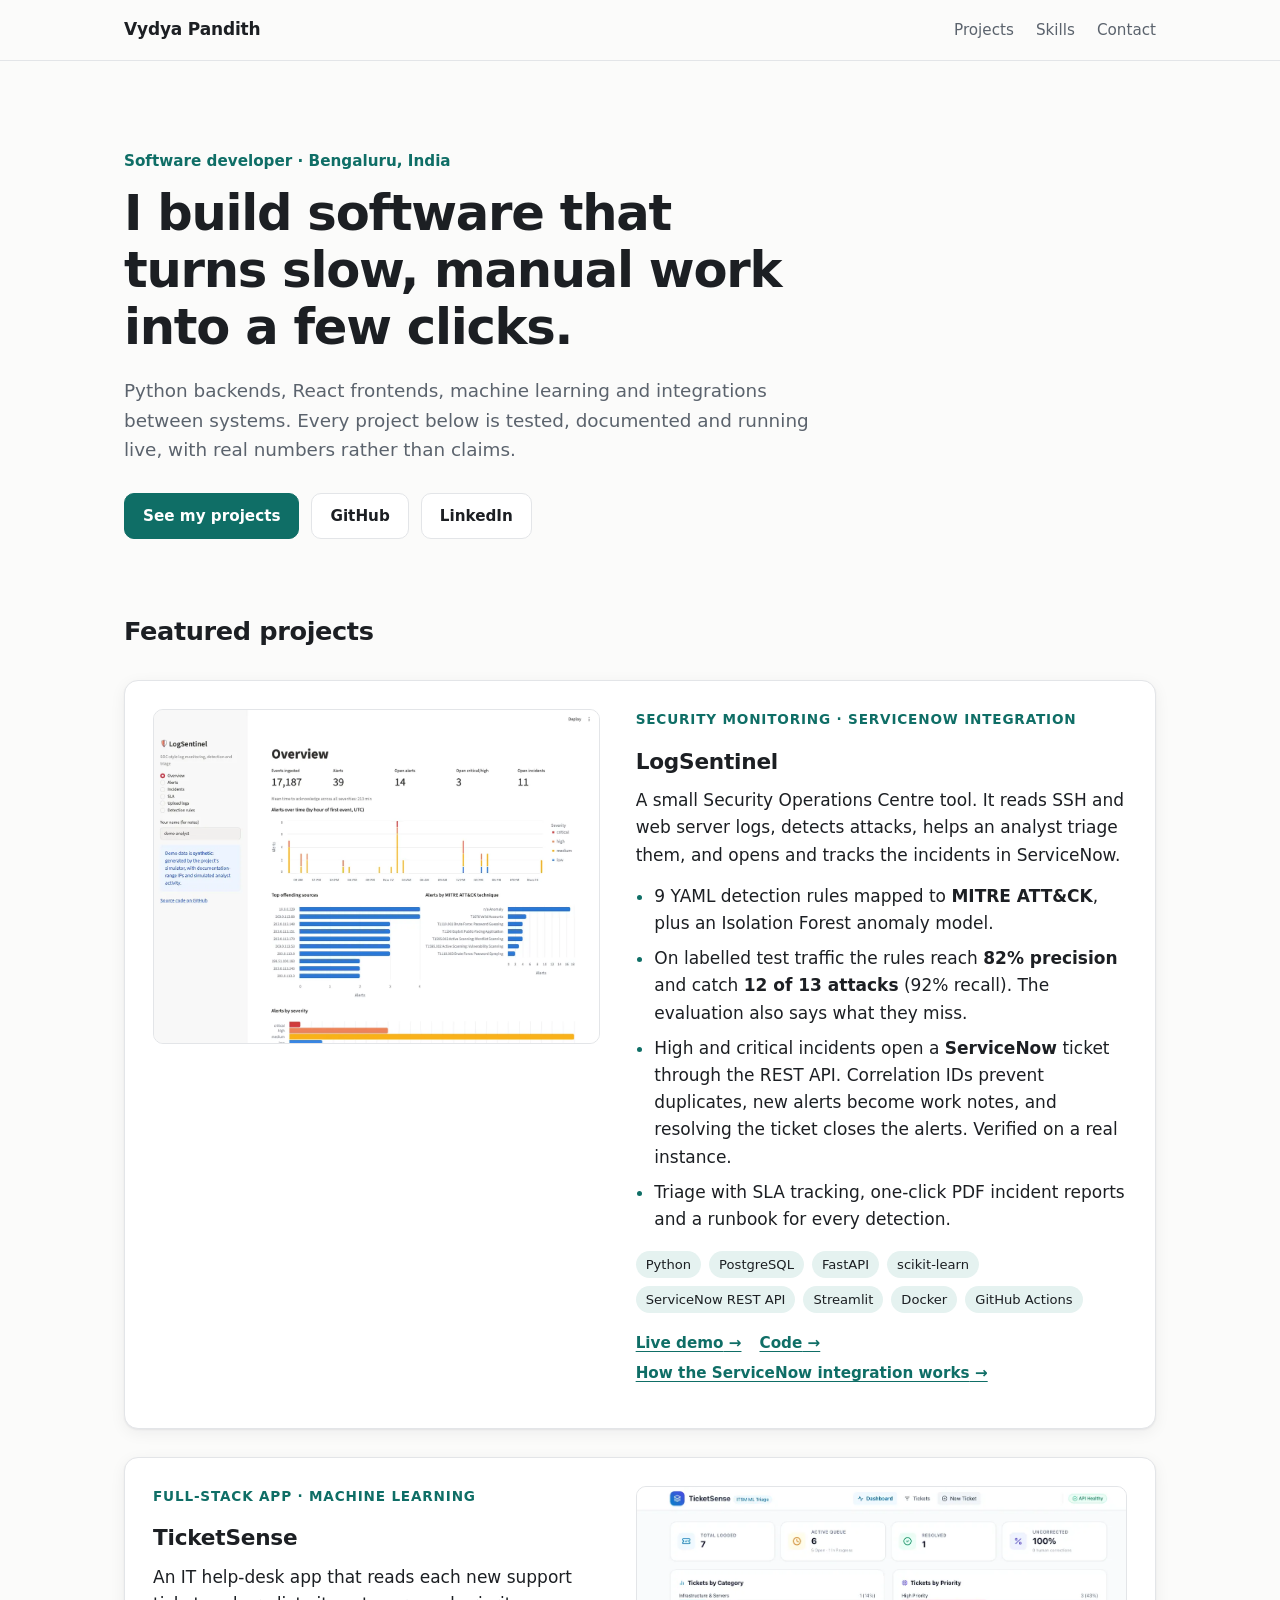
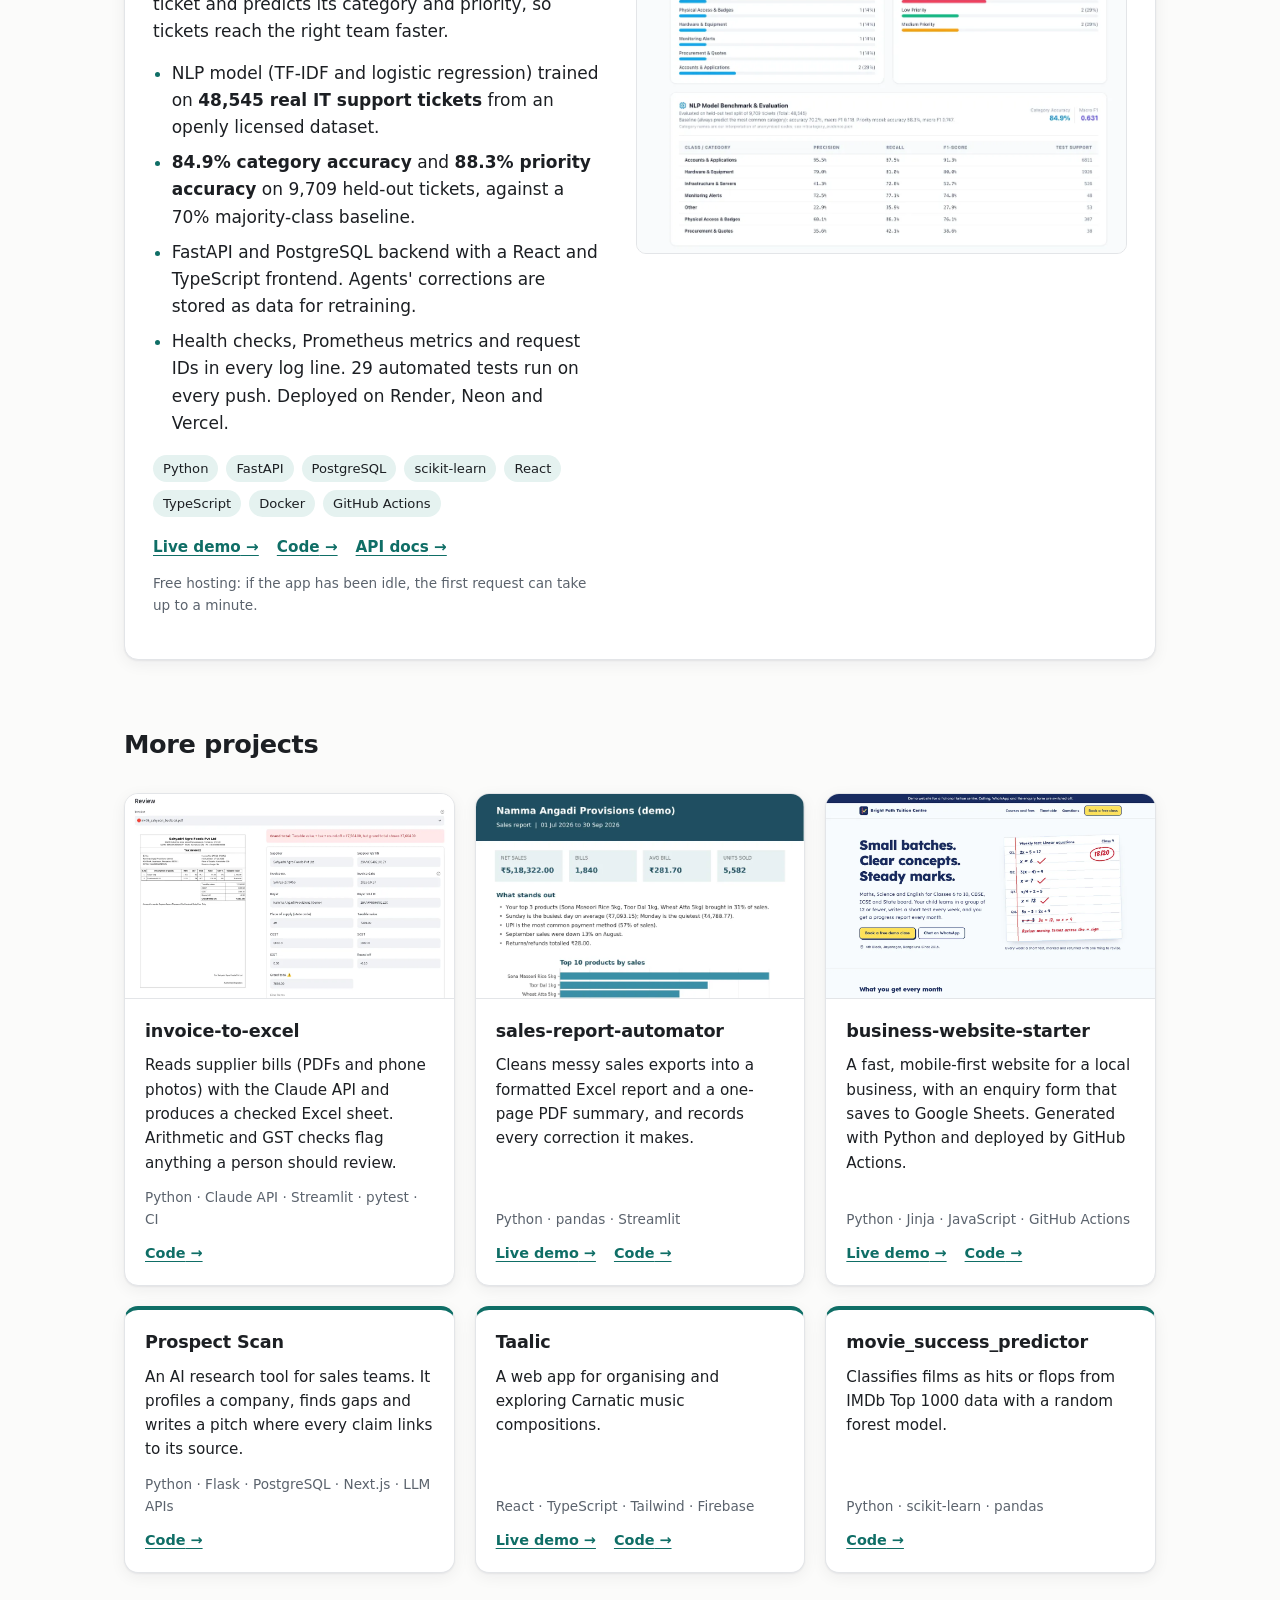
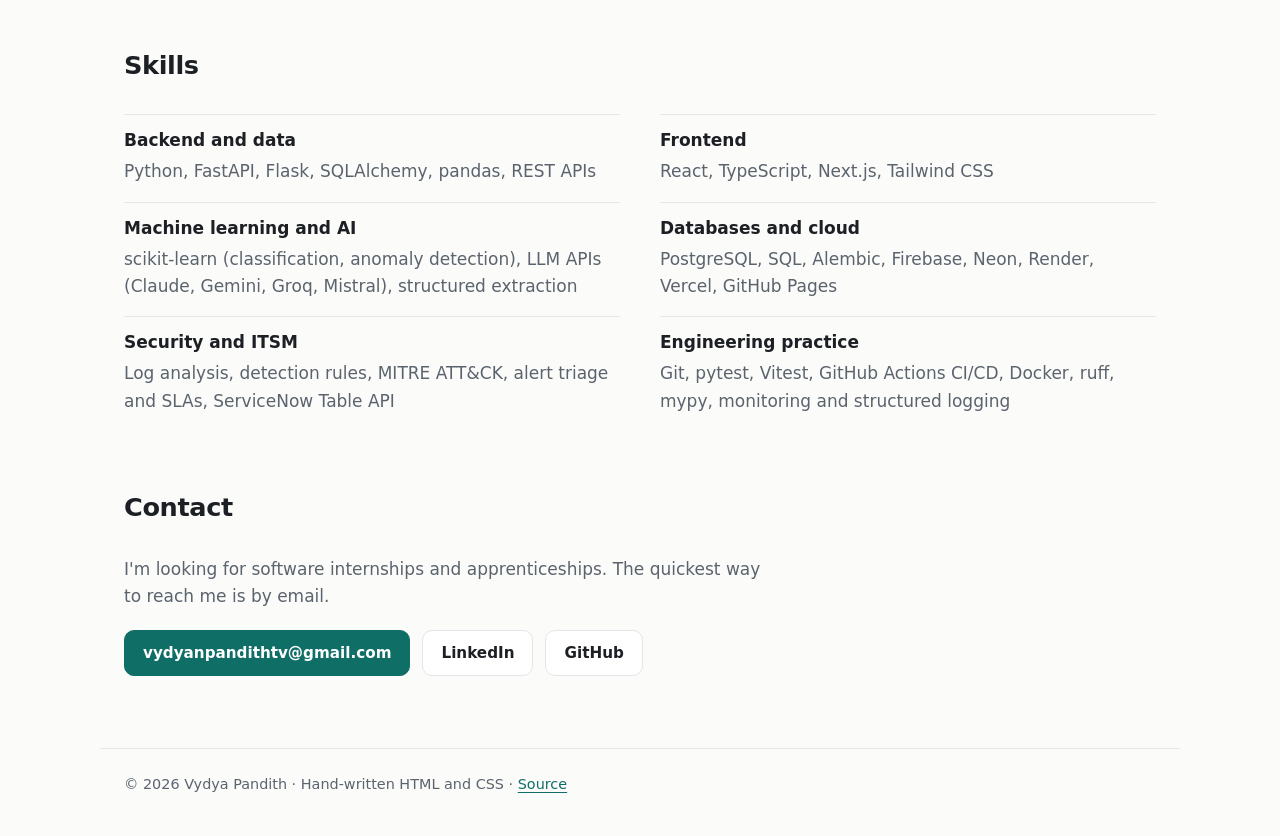
<file: index.html>
<!doctype html>
<html lang="en-GB">
<head>
  <meta charset="utf-8">
  <meta name="viewport" content="width=device-width, initial-scale=1">
  <title>Vydya Pandith | Software developer: Python, full-stack, AI</title>
  <meta name="description" content="Vydya Pandith, a software developer in Bengaluru. Projects in Python, FastAPI, React, PostgreSQL, machine learning, security monitoring and ServiceNow integration. Every project is tested, documented and deployed.">
  <meta name="color-scheme" content="light dark">
  <meta property="og:type" content="website">
  <meta property="og:title" content="Vydya Pandith | Software developer">
  <meta property="og:description" content="Python, full-stack and AI projects that are tested, documented and deployed.">
  <meta property="og:url" content="https://vydyap.github.io/">
  <link rel="canonical" href="https://vydyap.github.io/">
  <link rel="icon" href="favicon.svg" type="image/svg+xml">
  <link rel="stylesheet" href="styles.css">
</head>
<body>
  <a class="skip" href="#main">Skip to content</a>

  <header class="site-header">
    <nav class="nav wrap" aria-label="Main">
      <a class="brand" href="#top">Vydya Pandith</a>
      <ul>
        <li><a href="#projects">Projects</a></li>
        <li><a href="#skills">Skills</a></li>
        <li><a href="#contact">Contact</a></li>
      </ul>
    </nav>
  </header>

  <main id="main">
    <section class="hero wrap" id="top">
      <p class="eyebrow">Software developer · Bengaluru, India</p>
      <h1>I build software that turns slow, manual work into a few clicks.</h1>
      <p class="lead">
        Python backends, React frontends, machine learning and integrations between systems.
        Every project below is tested, documented and running live, with real numbers rather than claims.
      </p>
      <div class="actions">
        <a class="button primary" href="#projects">See my projects</a>
        <a class="button" href="https://github.com/VydyaP">GitHub</a>
        <a class="button" href="https://www.linkedin.com/in/vydya-pandit-9338ba259">LinkedIn</a>
      </div>
    </section>

    <section class="wrap" id="projects" aria-labelledby="projects-title">
      <h2 id="projects-title">Featured projects</h2>

      <article class="feature">
        <a class="shot" href="https://vydyap-logsentinel-dashboardapp-wagokk.streamlit.app/">
          <img src="assets/img/logsentinel.webp" width="1200" height="1417" loading="lazy"
               alt="LogSentinel overview dashboard: 17,187 events ingested, alerts over time, top offending IPs and alerts by MITRE ATT&amp;CK technique">
        </a>
        <div class="body">
          <p class="kicker">Security monitoring · ServiceNow integration</p>
          <h3>LogSentinel</h3>
          <p>
            A small Security Operations Centre tool. It reads SSH and web server logs, detects attacks,
            helps an analyst triage them, and opens and tracks the incidents in ServiceNow.
          </p>
          <ul class="points">
            <li>9 YAML detection rules mapped to <strong>MITRE ATT&amp;CK</strong>, plus an Isolation Forest anomaly model.</li>
            <li>On labelled test traffic the rules reach <strong>82% precision</strong> and catch <strong>12 of 13 attacks</strong> (92% recall). The evaluation also says what they miss.</li>
            <li>High and critical incidents open a <strong>ServiceNow</strong> ticket through the REST API. Correlation IDs prevent duplicates, new alerts become work notes, and resolving the ticket closes the alerts. Verified on a real instance.</li>
            <li>Triage with SLA tracking, one-click PDF incident reports and a runbook for every detection.</li>
          </ul>
          <ul class="tags" aria-label="Technologies">
            <li>Python</li><li>PostgreSQL</li><li>FastAPI</li><li>scikit-learn</li><li>ServiceNow REST API</li><li>Streamlit</li><li>Docker</li><li>GitHub Actions</li>
          </ul>
          <p class="links">
            <a href="https://vydyap-logsentinel-dashboardapp-wagokk.streamlit.app/">Live demo</a>
            <a href="https://github.com/VydyaP/logsentinel">Code</a>
            <a href="https://github.com/VydyaP/logsentinel#servicenow-integration">How the ServiceNow integration works</a>
          </p>
        </div>
      </article>

      <article class="feature">
        <a class="shot" href="https://ticketsense-opal.vercel.app">
          <img src="assets/img/ticketsense.webp" width="1200" height="874" loading="lazy"
               alt="TicketSense dashboard with ticket counts by category, priority and status, and the model's test-set metrics">
        </a>
        <div class="body">
          <p class="kicker">Full-stack app · Machine learning</p>
          <h3>TicketSense</h3>
          <p>
            An IT help-desk app that reads each new support ticket and predicts its category and priority,
            so tickets reach the right team faster.
          </p>
          <ul class="points">
            <li>NLP model (TF-IDF and logistic regression) trained on <strong>48,545 real IT support tickets</strong> from an openly licensed dataset.</li>
            <li><strong>84.9% category accuracy</strong> and <strong>88.3% priority accuracy</strong> on 9,709 held-out tickets, against a 70% majority-class baseline.</li>
            <li>FastAPI and PostgreSQL backend with a React and TypeScript frontend. Agents' corrections are stored as data for retraining.</li>
            <li>Health checks, Prometheus metrics and request IDs in every log line. 29 automated tests run on every push. Deployed on Render, Neon and Vercel.</li>
          </ul>
          <ul class="tags" aria-label="Technologies">
            <li>Python</li><li>FastAPI</li><li>PostgreSQL</li><li>scikit-learn</li><li>React</li><li>TypeScript</li><li>Docker</li><li>GitHub Actions</li>
          </ul>
          <p class="links">
            <a href="https://ticketsense-opal.vercel.app">Live demo</a>
            <a href="https://github.com/VydyaP/ticketsense">Code</a>
            <a href="https://ticketsense-api-nq5s.onrender.com/docs">API docs</a>
          </p>
          <p class="note">Free hosting: if the app has been idle, the first request can take up to a minute.</p>
        </div>
      </article>

      <h2 class="sub">More projects</h2>
      <div class="grid">
        <article class="card">
          <img src="assets/img/invoice.webp" width="1200" height="768" loading="lazy"
               alt="invoice-to-excel review screen flagging an invoice whose grand total does not add up">
          <div class="card-body">
            <h3>invoice-to-excel</h3>
            <p>Reads supplier bills (PDFs and phone photos) with the Claude API and produces a checked Excel sheet. Arithmetic and GST checks flag anything a person should review.</p>
            <p class="stack">Python · Claude API · Streamlit · pytest · CI</p>
            <p class="links"><a href="https://github.com/VydyaP/invoice-to-excel">Code</a></p>
          </div>
        </article>

        <article class="card">
          <img src="assets/img/sales-report.webp" width="910" height="1287" loading="lazy"
               alt="One-page PDF sales report with key figures, top products and daily sales chart">
          <div class="card-body">
            <h3>sales-report-automator</h3>
            <p>Cleans messy sales exports into a formatted Excel report and a one-page PDF summary, and records every correction it makes.</p>
            <p class="stack">Python · pandas · Streamlit</p>
            <p class="links">
              <a href="https://sales-report-automator-tb29qzqz9fwzsj2dzymqck.streamlit.app/">Live demo</a>
              <a href="https://github.com/VydyaP/sales-report-automator">Code</a>
            </p>
          </div>
        </article>

        <article class="card">
          <img src="assets/img/business-site.webp" width="1200" height="755" loading="lazy"
               alt="Business website starter shown on a desktop screen">
          <div class="card-body">
            <h3>business-website-starter</h3>
            <p>A fast, mobile-first website for a local business, with an enquiry form that saves to Google Sheets. Generated with Python and deployed by GitHub Actions.</p>
            <p class="stack">Python · Jinja · JavaScript · GitHub Actions</p>
            <p class="links">
              <a href="https://vydyap.github.io/business-website-starter/">Live demo</a>
              <a href="https://github.com/VydyaP/business-website-starter">Code</a>
            </p>
          </div>
        </article>

        <article class="card text-only">
          <div class="card-body">
            <h3>Prospect Scan</h3>
            <p>An AI research tool for sales teams. It profiles a company, finds gaps and writes a pitch where every claim links to its source.</p>
            <p class="stack">Python · Flask · PostgreSQL · Next.js · LLM APIs</p>
            <p class="links"><a href="https://github.com/VydyaP/salespitch_model">Code</a></p>
          </div>
        </article>

        <article class="card text-only">
          <div class="card-body">
            <h3>Taalic</h3>
            <p>A web app for organising and exploring Carnatic music compositions.</p>
            <p class="stack">React · TypeScript · Tailwind · Firebase</p>
            <p class="links">
              <a href="https://taalic.vercel.app">Live demo</a>
              <a href="https://github.com/VydyaP/Taalic">Code</a>
            </p>
          </div>
        </article>

        <article class="card text-only">
          <div class="card-body">
            <h3>movie_success_predictor</h3>
            <p>Classifies films as hits or flops from IMDb Top 1000 data with a random forest model.</p>
            <p class="stack">Python · scikit-learn · pandas</p>
            <p class="links"><a href="https://github.com/VydyaP/movie_success_predictor">Code</a></p>
          </div>
        </article>
      </div>
    </section>

    <section class="wrap" id="skills" aria-labelledby="skills-title">
      <h2 id="skills-title">Skills</h2>
      <dl class="skills">
        <div><dt>Backend and data</dt><dd>Python, FastAPI, Flask, SQLAlchemy, pandas, REST APIs</dd></div>
        <div><dt>Frontend</dt><dd>React, TypeScript, Next.js, Tailwind CSS</dd></div>
        <div><dt>Machine learning and AI</dt><dd>scikit-learn (classification, anomaly detection), LLM APIs (Claude, Gemini, Groq, Mistral), structured extraction</dd></div>
        <div><dt>Databases and cloud</dt><dd>PostgreSQL, SQL, Alembic, Firebase, Neon, Render, Vercel, GitHub Pages</dd></div>
        <div><dt>Security and ITSM</dt><dd>Log analysis, detection rules, MITRE ATT&amp;CK, alert triage and SLAs, ServiceNow Table API</dd></div>
        <div><dt>Engineering practice</dt><dd>Git, pytest, Vitest, GitHub Actions CI/CD, Docker, ruff, mypy, monitoring and structured logging</dd></div>
      </dl>
    </section>

    <section class="wrap contact" id="contact" aria-labelledby="contact-title">
      <h2 id="contact-title">Contact</h2>
      <p>I'm looking for software internships and apprenticeships. The quickest way to reach me is by email.</p>
      <div class="actions">
        <a class="button primary" href="mailto:vydyanpandithtv@gmail.com">vydyanpandithtv@gmail.com</a>
        <a class="button" href="https://www.linkedin.com/in/vydya-pandit-9338ba259">LinkedIn</a>
        <a class="button" href="https://github.com/VydyaP">GitHub</a>
      </div>
    </section>
  </main>

  <footer class="wrap footer">
    <p>© 2026 Vydya Pandith · Hand-written HTML and CSS · <a href="https://github.com/VydyaP/vydyap.github.io">Source</a></p>
  </footer>
</body>
</html>
</file>
<file: styles.css>
/* Vydya Pandith - portfolio. No framework: one stylesheet, light and dark themes
   follow the visitor's system setting. */

:root {
  --bg: #fbfbfa;
  --surface: #ffffff;
  --text: #1c1f23;
  --muted: #5b636d;
  --line: #e3e5e8;
  --accent: #0f6e66;
  --accent-ink: #ffffff;
  --accent-soft: #e5f2f0;
  --shadow: 0 1px 2px rgb(16 24 40 / 6%), 0 4px 16px rgb(16 24 40 / 6%);
  --radius: 14px;
  --max: 1080px;
  font-family: system-ui, -apple-system, "Segoe UI", Roboto, "Helvetica Neue", Arial, sans-serif;
  color-scheme: light dark;
}

@media (prefers-color-scheme: dark) {
  :root {
    --bg: #111417;
    --surface: #181c20;
    --text: #e8eaed;
    --muted: #a2aab3;
    --line: #2a3037;
    --accent: #5cc8bb;
    --accent-ink: #0b1513;
    --accent-soft: #16302d;
    --shadow: 0 1px 2px rgb(0 0 0 / 40%);
  }
}

* { box-sizing: border-box; }

html { scroll-behavior: smooth; scroll-padding-top: 72px; }
@media (prefers-reduced-motion: reduce) { html { scroll-behavior: auto; } }

body {
  margin: 0;
  background: var(--bg);
  color: var(--text);
  line-height: 1.6;
  font-size: 1.0625rem;
  -webkit-font-smoothing: antialiased;
}

img { max-width: 100%; height: auto; display: block; }

a { color: var(--accent); text-underline-offset: 3px; }
a:hover { text-decoration-thickness: 2px; }
:focus-visible { outline: 3px solid var(--accent); outline-offset: 3px; border-radius: 4px; }

.wrap { max-width: var(--max); margin: 0 auto; padding-inline: 24px; }

.skip {
  position: absolute; left: -999px; top: 8px;
  background: var(--accent); color: var(--accent-ink); padding: 8px 14px; border-radius: 8px; z-index: 10;
}
.skip:focus { left: 8px; }

/* ---------------------------------------------------------------- header */

.site-header {
  position: sticky; top: 0; z-index: 5;
  background: color-mix(in srgb, var(--bg) 88%, transparent);
  backdrop-filter: blur(8px);
  border-bottom: 1px solid var(--line);
}
.nav { display: flex; align-items: center; justify-content: space-between; height: 60px; }
.brand { font-weight: 700; color: var(--text); text-decoration: none; letter-spacing: -0.01em; }
.nav ul { display: flex; gap: 22px; list-style: none; margin: 0; padding: 0; }
.nav ul a { color: var(--muted); text-decoration: none; font-size: 0.95rem; }
.nav ul a:hover { color: var(--text); }

/* ---------------------------------------------------------------- hero */

.hero { padding-top: 88px; padding-bottom: 72px; }
.eyebrow { color: var(--accent); font-weight: 600; margin: 0 0 12px; font-size: 0.95rem; }
h1 {
  font-size: clamp(2rem, 4.6vw, 3.1rem);
  line-height: 1.15;
  letter-spacing: -0.025em;
  margin: 0 0 20px;
  max-width: 20ch;
}
.lead { color: var(--muted); font-size: 1.15rem; max-width: 60ch; margin: 0 0 28px; }

.actions { display: flex; flex-wrap: wrap; gap: 12px; }
.button {
  display: inline-block; padding: 10px 18px; border-radius: 10px;
  border: 1px solid var(--line); background: var(--surface); color: var(--text);
  text-decoration: none; font-weight: 600; font-size: 0.95rem;
}
.button:hover { border-color: var(--accent); }
.button.primary { background: var(--accent); border-color: var(--accent); color: var(--accent-ink); }
.button.primary:hover { filter: brightness(1.08); }

/* ---------------------------------------------------------------- sections */

section { padding-bottom: 72px; }
h2 { font-size: 1.6rem; letter-spacing: -0.015em; margin: 0 0 28px; }
h2.sub { margin-top: 64px; }
h3 { margin: 0 0 8px; font-size: 1.35rem; letter-spacing: -0.01em; }

/* Featured project: screenshot beside the write-up, stacked on small screens. */
.feature {
  display: grid; grid-template-columns: 1fr 1.1fr; gap: 36px; align-items: start;
  background: var(--surface); border: 1px solid var(--line); border-radius: var(--radius);
  box-shadow: var(--shadow); padding: 28px; margin-bottom: 28px;
}
.feature + .feature .shot { order: 2; }
.shot {
  display: block; border-radius: 10px; overflow: hidden; border: 1px solid var(--line);
  aspect-ratio: 4 / 3; background: var(--bg);
}
.shot img { width: 100%; height: 100%; object-fit: cover; object-position: top left; transition: transform .3s; }
.shot:hover img { transform: scale(1.02); }
@media (prefers-reduced-motion: reduce) { .shot img { transition: none; } }

.kicker { color: var(--accent); font-weight: 600; font-size: 0.85rem; text-transform: uppercase; letter-spacing: 0.06em; margin: 0 0 6px; }
.feature p { margin: 0 0 14px; }
.points { padding-left: 1.1em; margin: 0 0 18px; }
.points li { margin-bottom: 8px; }
.points li::marker { color: var(--accent); }

.tags { display: flex; flex-wrap: wrap; gap: 8px; list-style: none; padding: 0; margin: 0 0 18px; }
.tags li {
  background: var(--accent-soft); color: var(--text); font-size: 0.82rem;
  padding: 3px 10px; border-radius: 999px;
}

.links { display: flex; flex-wrap: wrap; gap: 6px 18px; font-weight: 600; font-size: 0.95rem; }
.links a::after { content: " →"; }
.note { color: var(--muted); font-size: 0.85rem; margin-top: 10px !important; }

/* Smaller project cards. */
.grid { display: grid; grid-template-columns: repeat(3, 1fr); gap: 20px; }
.card {
  background: var(--surface); border: 1px solid var(--line); border-radius: var(--radius);
  box-shadow: var(--shadow); overflow: hidden; display: flex; flex-direction: column;
}
.card img { aspect-ratio: 16 / 10; object-fit: cover; object-position: top; border-bottom: 1px solid var(--line); }
.card-body { padding: 18px 20px 20px; display: flex; flex-direction: column; flex: 1; }
.card h3 { font-size: 1.1rem; }
.card p { margin: 0 0 12px; font-size: 0.95rem; }
.card .stack { color: var(--muted); font-size: 0.85rem; margin-top: auto; }
.card .links { margin: 0; font-size: 0.9rem; }
.card.text-only { border-top: 4px solid var(--accent); }

/* Skills as a two-column definition list. */
.skills { display: grid; grid-template-columns: repeat(2, 1fr); gap: 16px 40px; margin: 0; }
.skills div { border-top: 1px solid var(--line); padding-top: 12px; }
.skills dt { font-weight: 700; margin-bottom: 4px; }
.skills dd { margin: 0; color: var(--muted); }

.contact p { color: var(--muted); max-width: 60ch; margin: 0 0 20px; }

.footer { border-top: 1px solid var(--line); padding-top: 24px; padding-bottom: 40px; color: var(--muted); font-size: 0.9rem; }
.footer p { margin: 0; }

/* ---------------------------------------------------------------- small screens */

@media (max-width: 900px) {
  .feature { grid-template-columns: 1fr; padding: 20px; gap: 22px; }
  .feature + .feature .shot { order: 0; }
  .grid { grid-template-columns: repeat(2, 1fr); }
}
@media (max-width: 620px) {
  .hero { padding-top: 56px; padding-bottom: 48px; }
  .grid, .skills { grid-template-columns: 1fr; }
  .nav ul { gap: 14px; }
  .brand { font-size: 0.95rem; }
}
</file>
